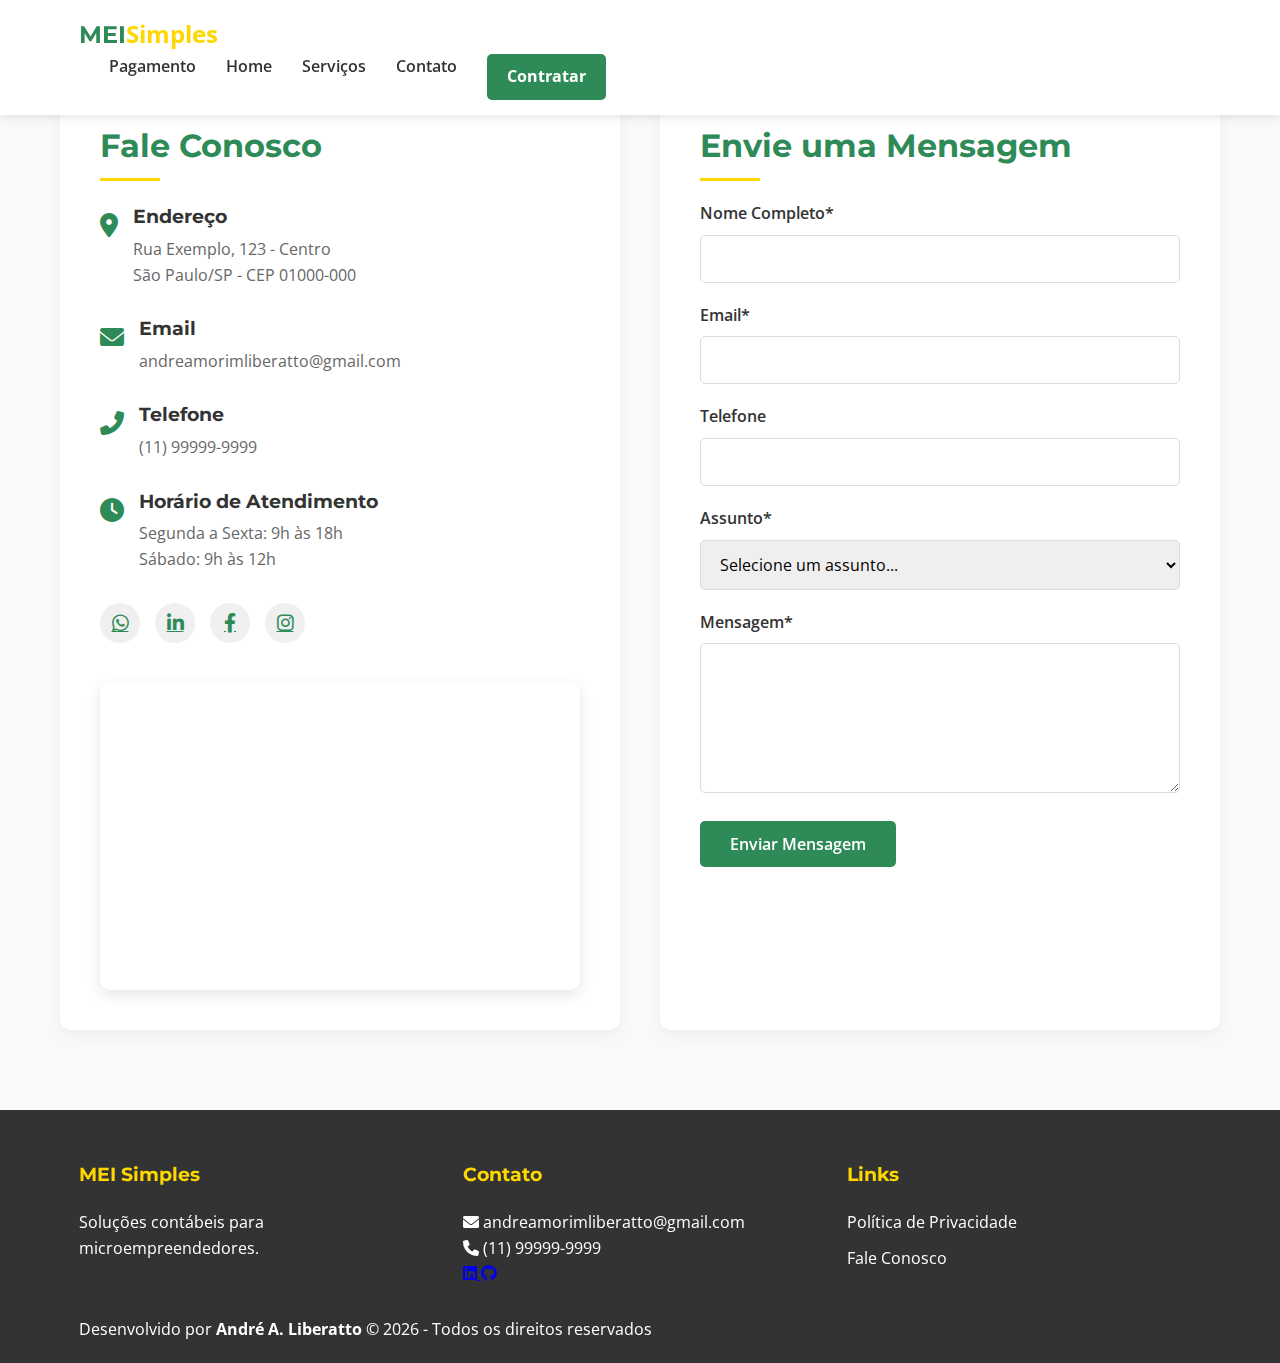
<file: contato.html>
<!DOCTYPE html>
<html lang="pt-BR">
<head>
    <meta charset="UTF-8">
    <meta name="viewport" content="width=device-width, initial-scale=1.0">
    <title>Contato | MEI Simples</title>
    <link rel="stylesheet" href="css/style.css">
    <link href="https://fonts.googleapis.com/css2?family=Montserrat:wght@700&family=Open+Sans&display=swap" rel="stylesheet">
    <link rel="stylesheet" href="https://cdnjs.cloudflare.com/ajax/libs/font-awesome/6.0.0-beta3/css/all.min.css">
    <link rel="stylesheet" href="css/contato.css">
</head>
<body>
    <header>
        <div class="container">
            <div class="logo">
                <h1>MEI<span>Simples</span></h1>
            </div>
            <nav>
                <ul>
                    <li><a href="pagamento.html">Pagamento</a></li>
                    <li><a href="index.html">Home</a></li>
                    <li><a href="servicos.html">Serviços</a></li>
                    <li><a href="contato.html" class="active">Contato</a></li>
                    <li><a href="contratar.html" class="btn">Contratar</a></li>
                </ul>
            </nav>
            <div class="mobile-menu">
                <span></span>
                <span></span>
                <span></span>
            </div>
        </div>
    </header>

    <section class="contact-section">
        <div class="contact-container">
            <div class="contact-info">
                <h2 class="contact-title">Fale Conosco</h2>
                
                <div class="contact-item">
                    <div class="contact-icon">
                        <i class="fas fa-map-marker-alt"></i>
                    </div>
                    <div class="contact-text">
                        <h3>Endereço</h3>
                        <p>Rua Exemplo, 123 - Centro<br>São Paulo/SP - CEP 01000-000</p>
                    </div>
                </div>
                
                <div class="contact-item">
                    <div class="contact-icon">
                        <i class="fas fa-envelope"></i>
                    </div>
                    <div class="contact-text">
                        <h3>Email</h3>
                        <a href="mailto:andreamorimliberatto@gmail.com">andreamorimliberatto@gmail.com</a>
                    </div>
                </div>
                
                <div class="contact-item">
                    <div class="contact-icon">
                        <i class="fas fa-phone-alt"></i>
                    </div>
                    <div class="contact-text">
                        <h3>Telefone</h3>
                        <a href="tel:+5511999999999">(11) 99999-9999</a>
                    </div>
                </div>
                
                <div class="contact-item">
                    <div class="contact-icon">
                        <i class="fas fa-clock"></i>
                    </div>
                    <div class="contact-text">
                        <h3>Horário de Atendimento</h3>
                        <p>Segunda a Sexta: 9h às 18h<br>Sábado: 9h às 12h</p>
                    </div>
                </div>
                
                <div class="social-contact">
                    <a href="https://wa.me/5511999999999" aria-label="WhatsApp" target="_blank">
                        <i class="fab fa-whatsapp"></i>
                    </a>
                    <a href="https://www.linkedin.com/in/seu-linkedin/" aria-label="LinkedIn" target="_blank">
                        <i class="fab fa-linkedin-in"></i>
                    </a>
                    <a href="https://facebook.com/seu-facebook" aria-label="Facebook" target="_blank">
                        <i class="fab fa-facebook-f"></i>
                    </a>
                    <a href="https://instagram.com/seu-instagram" aria-label="Instagram" target="_blank">
                        <i class="fab fa-instagram"></i>
                    </a>
                </div>
                
                <div class="map-container">
                    <iframe src="https://www.google.com/maps/embed?pb=!1m18!1m12!1m3!1d3657.106696296001!2d-46.65390548502231!3d-23.564611167596592!2m3!1f0!2f0!3f0!3m2!1i1024!2i768!4f13.1!3m3!1m2!1s0x94ce59c7f481fd9b%3A0x4767dc1bc57e3dfc!2sAv.%20Paulista%2C%201000%20-%20Bela%20Vista%2C%20S%C3%A3o%20Paulo%20-%20SP%2C%2001310-100!5e0!3m2!1spt-BR!2sbr!4v1623869106197!5m2!1spt-BR!2sbr" allowfullscreen="" loading="lazy"></iframe>
                </div>
            </div>
            
            <div class="contact-form">
                <h2 class="contact-title">Envie uma Mensagem</h2>
                <form id="contactForm" action="#" method="POST">
                    <div class="form-group">
                        <label for="name">Nome Completo*</label>
                        <input type="text" id="name" name="name" class="form-control" required>
                    </div>
                    
                    <div class="form-group">
                        <label for="email">Email*</label>
                        <input type="email" id="email" name="email" class="form-control" required>
                    </div>
                    
                    <div class="form-group">
                        <label for="phone">Telefone</label>
                        <input type="tel" id="phone" name="phone" class="form-control">
                    </div>
                    
                    <div class="form-group">
                        <label for="subject">Assunto*</label>
                        <select id="subject" name="subject" class="form-control" required>
                            <option value="">Selecione um assunto...</option>
                            <option value="duvida">Dúvida sobre serviços</option>
                            <option value="orcamento">Solicitação de orçamento</option>
                            <option value="suporte">Suporte ao cliente</option>
                            <option value="outro">Outro assunto</option>
                        </select>
                    </div>                    
                    <div class="form-group">
                        <label for="message">Mensagem*</label>
                        <textarea id="message" name="message" class="form-control" required></textarea>
                    </div>
                    
                    <button type="submit" class="submit-btn">Enviar Mensagem</button>
                </form>
            </div>
        </div>
    </section>

    <footer>
        <div class="container">
            <div class="footer-content">
                <div class="footer-section">
                    <h3>MEI Simples</h3>
                    <p>Soluções contábeis para microempreendedores.</p>
                </div>
                <div class="footer-section">
                    <h3>Contato</h3>
                    <p><i class="fas fa-envelope"></i> andreamorimliberatto@gmail.com</p>
                    <p><i class="fas fa-phone"></i> (11) 99999-9999</p>
                    <div class="social-links">
                        <a href="https://www.linkedin.com/in/andr%C3%A9-liberatto-129495238/" target="_blank" aria-label="LinkedIn">
                            <i class="fab fa-linkedin"></i>
                        </a>
                        <a href="https://github.com/Andreliberatto" target="_blank" aria-label="GitHub">
                            <i class="fab fa-github"></i>
                        </a>
                    </div>
                </div>
                <div class="footer-section">
                    <h3>Links</h3>
                    <ul>
                        <li><a href="privacidade.html">Política de Privacidade</a></li>
                        <li><a href="contato.html">Fale Conosco</a></li>
                    </ul>
                </div>
            </div>
            <div class="footer-bottom">
                <p>Desenvolvido por <strong>André A. Liberatto</strong> © <span id="current-year"></span> - Todos os direitos reservados</p>
            </div>
        </div>
    </footer>
    <script src="js/main.js"></script>
</body>
</html>
</file>
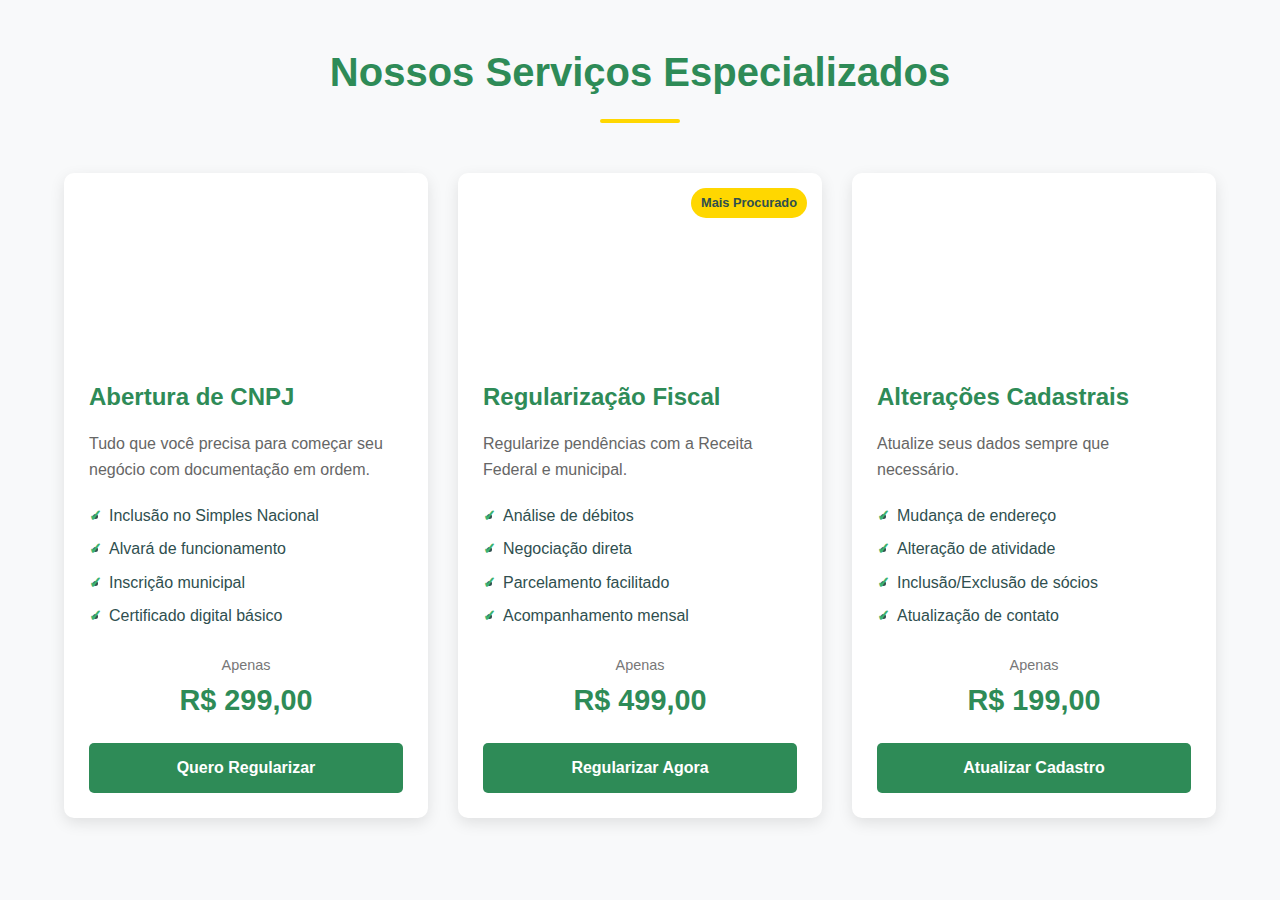
<file: servicos.html>
<!DOCTYPE html>
<html lang="pt-BR">
<head>
    <meta charset="UTF-8">
    <meta name="viewport" content="width=device-width, initial-scale=1.0">
    <title>Serviços Contábeis</title>
    <link rel="stylesheet" href="css/servicos.css">
</head>
<body>
    <section class="servicos">
        <div class="container">
            <h2>Nossos Serviços Especializados</h2>
            <div class="servicos-grid">
                <div class="servico-card">
                    <div class="servico-imagem" style="background-image: url('https://images.unsplash.com/photo-1450101499163-c8848c66ca85?ixlib=rb-1.2.1&auto=format&fit=crop&w=500&q=60');"></div>
                    <div class="servico-conteudo">
                        <h3>Abertura de CNPJ</h3>
                        <p>Tudo que você precisa para começar seu negócio com documentação em ordem.</p>
                        <ul>
                            <li>Inclusão no Simples Nacional</li>
                            <li>Alvará de funcionamento</li>
                            <li>Inscrição municipal</li>
                            <li>Certificado digital básico</li>
                        </ul>
                        <div class="preco">R$ 299,00</div>
                        <a href="contratar.html?servico=abertura" class="btn">Quero Regularizar</a>
                    </div>
                </div>
                <div class="servico-card">
                    <div class="destaque">Mais Procurado</div>
                    <div class="servico-imagem" style="background-image: url('https://images.unsplash.com/photo-1554224155-6726b3ff858f?ixlib=rb-1.2.1&auto=format&fit=crop&w=500&q=60');"></div>
                    <div class="servico-conteudo">
                        <h3>Regularização Fiscal</h3>
                        <p>Regularize pendências com a Receita Federal e municipal.</p>
                        <ul>
                            <li>Análise de débitos</li>
                            <li>Negociação direta</li>
                            <li>Parcelamento facilitado</li>
                            <li>Acompanhamento mensal</li>
                        </ul>
                        <div class="preco">R$ 499,00</div>
                        <a href="contratar.html?servico=regularizacao" class="btn">Regularizar Agora</a>
                    </div>
                </div>
                <div class="servico-card">
                    <div class="servico-imagem" style="background-image: url('https://images.unsplash.com/photo-1579621970563-ebec7560ff3e?ixlib=rb-1.2.1&auto=format&fit=crop&w=500&q=60');"></div>
                    <div class="servico-conteudo">
                        <h3>Alterações Cadastrais</h3>
                        <p>Atualize seus dados sempre que necessário.</p>
                        <ul>
                            <li>Mudança de endereço</li>
                            <li>Alteração de atividade</li>
                            <li>Inclusão/Exclusão de sócios</li>
                            <li>Atualização de contato</li>
                        </ul>
                        <div class="preco">R$ 199,00</div>
                        <a href="contratar.html?servico=alteracao" class="btn">Atualizar Cadastro</a>
                    </div>
                </div>
            </div>
        </div>
    </section>
</body>
</html>
</file>
<file: css/style.css>
:root {
    --verde-primario: #2E8B57;
    --amarelo: #FFD700;
    --branco: #FFFFFF;
    --cinza: #333333;
    --cinza-claro: #F5F5F5;
}


* {
    margin: 0;
    padding: 0;
    box-sizing: border-box;
    font-family: 'Open Sans', sans-serif;
}

body {
    line-height: 1.6;
    color: var(--cinza);
}

h1, h2, h3, h4 {
    font-family: 'Montserrat', sans-serif;
    font-weight: 700;
}

.container {
    width: 90%;
    max-width: 1200px;
    margin: 0 auto;
    padding: 0 15px;
}

.btn {
    display: inline-block;
    background: var(--verde-primario);
    color: var(--branco);
    padding: 10px 20px;
    border-radius: 5px;
    text-decoration: none;
    font-weight: bold;
    transition: all 0.3s ease;
}

.btn:hover {
    background: #1f6340;
    transform: translateY(-2px);
}


header {
    background: var(--branco);
    box-shadow: 0 2px 10px rgba(0,0,0,0.1);
    position: fixed;
    width: 100%;
    z-index: 1000;
    padding: 15px 0;
}

.logo h1 {
    color: var(--verde-primario);
    font-size: 24px;
}

.logo span {
    color: var(--amarelo);
}

nav ul {
    display: flex;
    list-style: none;
}

nav ul li {
    margin-left: 30px;
}

nav ul li a {
    text-decoration: none;
    color: var(--cinza);
    font-weight: 600;
}

nav ul li a:hover {
    color: var(--verde-primario);
}


.hero {
    background: linear-gradient(rgba(0,0,0,0.6), rgba(0,0,0,0.6)), url('../images/hero-bg.jpg');
    background-size: cover;
    background-position: center;
    color: var(--branco);
    padding: 150px 0 100px;
    text-align: center;
}

.hero h1 {
    font-size: 2.5rem;
    margin-bottom: 20px;
}

.hero p {
    font-size: 1.2rem;
    margin-bottom: 30px;
}


.diferenciais {
    padding: 80px 0;
    background: var(--cinza-claro);
    text-align: center;
}

.diferenciais h2 {
    margin-bottom: 50px;
    color: var(--verde-primario);
}

.diferenciais-grid {
    display: grid;
    grid-template-columns: repeat(auto-fit, minmax(300px, 1fr));
    gap: 30px;
}

.diferencial {
    background: var(--branco);
    padding: 30px;
    border-radius: 10px;
    box-shadow: 0 5px 15px rgba(0,0,0,0.1);
}

.diferencial .icon {
    font-size: 3rem;
    margin-bottom: 20px;
}


footer {
    background: var(--cinza);
    color: var(--branco);
    padding: 50px 0 20px;
}

.footer-content {
    display: grid;
    grid-template-columns: repeat(auto-fit, minmax(250px, 1fr));
    gap: 30px;
    margin-bottom: 30px;
}

.footer-section h3 {
    margin-bottom: 20px;
    color: var(--amarelo);
}

.footer-section ul {
    list-style: none;
}

.footer-section ul li {
    margin-bottom: 10px;
}

.footer-section ul li a {
    color: var(--branco);
    text-decoration: none;
}

.footer-section ul li a:hover {
    color: var(--amarelo);
}
</file>
<file: css/contato.css>
.contact-section {
    padding: 80px 0;
    background-color: #f9f9f9;
}

.contact-container {
    display: grid;
    grid-template-columns: 1fr 1fr;
    gap: 40px;
    max-width: 1200px;
    margin: 0 auto;
    padding: 0 20px;
}

.contact-info {
    background-color: white;
    padding: 40px;
    border-radius: 10px;
    box-shadow: 0 5px 15px rgba(0,0,0,0.05);
}

.contact-form {
    background-color: white;
    padding: 40px;
    border-radius: 10px;
    box-shadow: 0 5px 15px rgba(0,0,0,0.05);
}

.contact-title {
    color: #2E8B57;
    font-size: 2rem;
    margin-bottom: 30px;
    position: relative;
}

.contact-title:after {
    content: "";
    position: absolute;
    bottom: -10px;
    left: 0;
    width: 60px;
    height: 3px;
    background: #FFD700;
}

.contact-item {
    display: flex;
    align-items: flex-start;
    margin-bottom: 25px;
}

.contact-icon {
    font-size: 1.5rem;
    color: #2E8B57;
    margin-right: 15px;
    margin-top: 5px;
}

.contact-text h3 {
    font-size: 1.2rem;
    margin-bottom: 5px;
    color: #333;
}

.contact-text p, .contact-text a {
    color: #666;
    text-decoration: none;
    transition: all 0.3s;
}

.contact-text a:hover {
    color: #2E8B57;
}

.form-group {
    margin-bottom: 20px;
}

.form-group label {
    display: block;
    margin-bottom: 8px;
    font-weight: 600;
    color: #333;
}

.form-control {
    width: 100%;
    padding: 12px 15px;
    border: 1px solid #ddd;
    border-radius: 5px;
    font-size: 1rem;
    transition: all 0.3s;
}

.form-control:focus {
    outline: none;
    border-color: #2E8B57;
    box-shadow: 0 0 0 3px rgba(46, 139, 87, 0.2);
}

textarea.form-control {
    min-height: 150px;
    resize: vertical;
}

.submit-btn {
    background: #2E8B57;
    color: white;
    border: none;
    padding: 12px 30px;
    border-radius: 5px;
    font-size: 1rem;
    font-weight: 600;
    cursor: pointer;
    transition: all 0.3s;
}

.submit-btn:hover {
    background: #3CB371;
    transform: translateY(-2px);
}

.social-contact {
    display: flex;
    gap: 15px;
    margin-top: 30px;
}

.social-contact a {
    display: flex;
    align-items: center;
    justify-content: center;
    width: 40px;
    height: 40px;
    background: #f0f0f0;
    color: #2E8B57;
    border-radius: 50%;
    font-size: 1.2rem;
    transition: all 0.3s;
}

.social-contact a:hover {
    background: #2E8B57;
    color: white;
    transform: translateY(-3px);
}

.map-container {
    margin-top: 40px;
    border-radius: 10px;
    overflow: hidden;
    box-shadow: 0 5px 15px rgba(0,0,0,0.1);
}

.map-container iframe {
    width: 100%;
    height: 300px;
    border: none;
}

@media (max-width: 768px) {
    .contact-container {
        grid-template-columns: 1fr;
    }
    
    .contact-info, .contact-form {
        padding: 30px;
    }
}
</file>
<file: css/servicos.css>
:root {
    --verde-primario: #2E8B57;
    --verde-claro: #3CB371;
    --amarelo: #FFD700;
    --branco: #FFFFFF;
    --cinza-escuro: #2F4F4F;
    --cinza-claro: #F8F9FA;
}

* {
    margin: 0;
    padding: 0;
    box-sizing: border-box;
    font-family: 'Segoe UI', Tahoma, Geneva, Verdana, sans-serif;
}

body {
    background-color: var(--cinza-claro);
    color: var(--cinza-escuro);
    line-height: 1.6;
}

.container {
    width: 90%;
    max-width: 1200px;
    margin: 0 auto;
    padding: 40px 0;
}

h2 {
    text-align: center;
    font-size: 2.5rem;
    margin-bottom: 50px;
    color: var(--verde-primario);
    position: relative;
}

h2:after {
    content: "";
    display: block;
    width: 80px;
    height: 4px;
    background: var(--amarelo);
    margin: 15px auto 0;
    border-radius: 2px;
}

.servicos-grid {
    display: grid;
    grid-template-columns: repeat(auto-fit, minmax(300px, 1fr));
    gap: 30px;
}

.servico-card {
    background: var(--branco);
    border-radius: 10px;
    overflow: hidden;
    box-shadow: 0 5px 15px rgba(0,0,0,0.1);
    transition: all 0.3s ease;
    position: relative;
}

.servico-card:hover {
    transform: translateY(-10px);
    box-shadow: 0 15px 30px rgba(46, 139, 87, 0.2);
}

.servico-imagem {
    height: 180px;
    background-size: cover;
    background-position: center;
}

.servico-conteudo {
    padding: 25px;
}

h3 {
    font-size: 1.5rem;
    margin-bottom: 15px;
    color: var(--verde-primario);
}

.servico-card p {
    margin-bottom: 20px;
    color: #666;
}

.servico-card ul {
    margin-bottom: 25px;
    padding-left: 20px;
}

.servico-card li {
    margin-bottom: 8px;
    position: relative;
}

.servico-card li:before {
    content: "✓";
    color: var(--verde-claro);
    font-weight: bold;
    position: absolute;
    left: -20px;
}

.preco {
    font-size: 1.8rem;
    font-weight: bold;
    color: var(--verde-primario);
    margin: 20px 0;
    text-align: center;
}

.preco:before {
    content: "Apenas";
    display: block;
    font-size: 0.9rem;
    font-weight: normal;
    color: #777;
}

.btn {
    display: block;
    text-align: center;
    background: var(--verde-primario);
    color: var(--branco);
    padding: 12px;
    border-radius: 5px;
    text-decoration: none;
    font-weight: bold;
    transition: all 0.3s;
    margin-top: 15px;
}

.btn:hover {
    background: var(--verde-claro);
    transform: scale(1.02);
}

.destaque {
    position: absolute;
    top: 15px;
    right: 15px;
    background: var(--amarelo);
    color: var(--cinza-escuro);
    padding: 5px 10px;
    border-radius: 20px;
    font-size: 0.8rem;
    font-weight: bold;
}

@media (max-width: 768px) {
    .servicos-grid {
        grid-template-columns: 1fr;
    }
    
    h2 {
        font-size: 2rem;
    }
}
</file>
